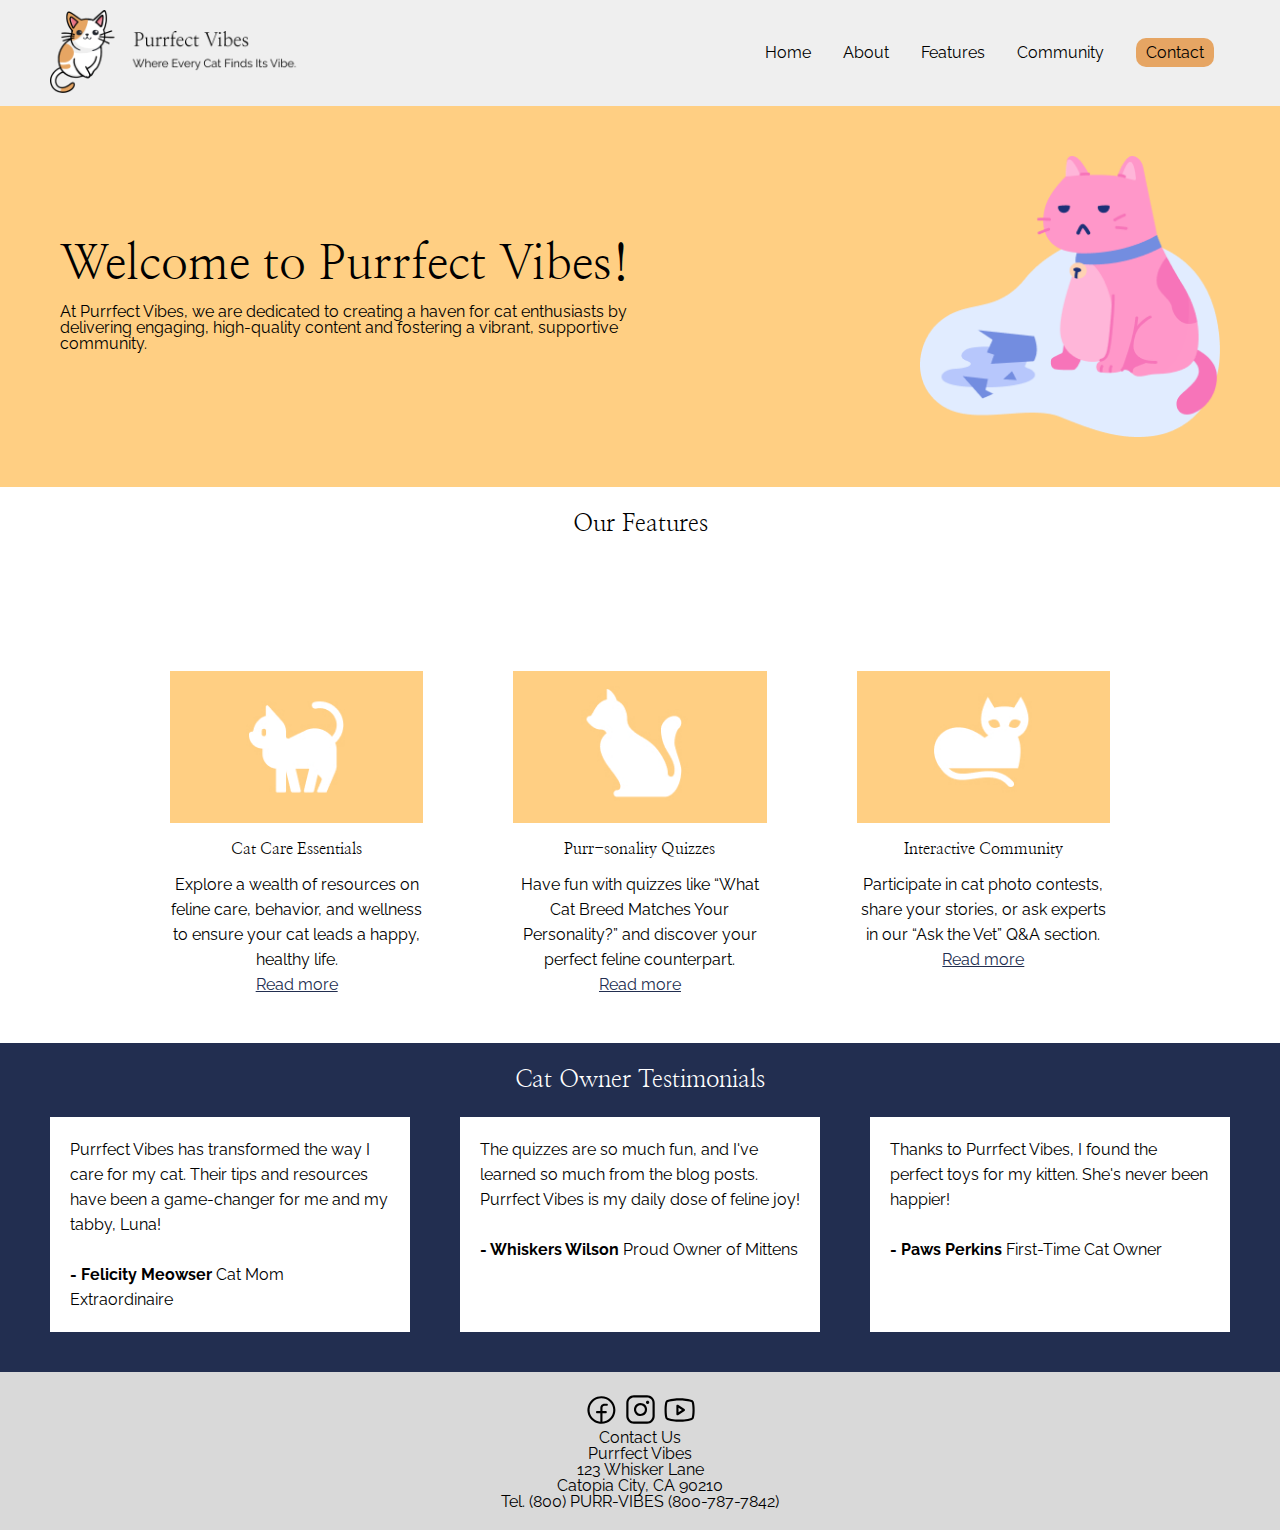
<file: index.html>
<!DOCTYPE html>
<html lang="en">
<head>
    <meta charset="utf-8">
    <meta name="viewport" content="width=device-width, initial-scale=1.0">
    <link rel="apple-touch-icon" sizes="180x180" href="images/favicons/apple-touch-icon.png">
    <link rel="icon" type="image/png" sizes="32x32" href="images/favicons/favicon-32x32.png">
    <link rel="icon" type="image/png" sizes="16x16" href="images/favicons/favicon-16x16.png">
    <link rel="manifest" href="images/favicons/site.webmanifest">
    <title>Welcome to Purrfect Vibes!</title>
    <link rel="stylesheet" href="css/reset.css">
    <link rel="stylesheet" href="css/styles.css">
</head>
<body>
    <header>
        <div class="container">
            <a href="index.html"><img src="images/logo.png" alt="logo"></a>
            <input type="checkbox" class="navToggler" id="navToggler">
            <nav>
                <ul>
                    <li><a href="index.html">Home</a></li>
                    <li><a href="about.html">About</a></li>
                    <li><a href="features.html">Features</a>
                        <ul class="sub-menu">
                            <li><a href="features.html#cat-care">Cat Care</a></li>
                            <li><a href="features.html#quizzes">Quizzes</a></li>
                            <li><a href="features.html#community">Community</a></li>
                        </ul>
                    </li>
                    <li><a href="community.html">Community</a></li>
                    <li><a href="contact.html" class="button">Contact</a></li>
                </ul>
            </nav>
            <label for="navToggler" class="navTogglerMenu" name="navToggler">
                <img src="images/menu.svg" class="menuOpen" alt="menu">
                <img src="images/x.svg" class="menuClose" alt="close">
            </label>
        </div>
    </header>
    <section class="hero">
        <div class="container">
            <div class="hero-text">
                <h1>Welcome to Purrfect Vibes!</h1>
                <p>At Purrfect Vibes, we are dedicated to creating a haven for cat enthusiasts by delivering engaging, high-quality content and fostering a vibrant, supportive community.</p>
            </div>
            <img src="images/hero-cat.png" alt="">
        </div>
    </section>
    <section class="features container">
        <h2>Our Features</h2>
        <div class="feature-container">
            <div class="feature-block">
                <img src="images/cat-care.jpg" alt="cat care">
                <h3>Cat Care Essentials</h3>
                <p>Explore a wealth of resources on feline care, behavior, and wellness to ensure your cat leads a happy, healthy life.</p>
                <a href="#">Read more</a>
            </div>
            <div class="feature-block">
                <img src="images/cat-quizzes.jpg" alt="cat quizzes">
                <h3>Purr-sonality Quizzes</h3>
                <p>Have fun with quizzes like “What Cat Breed Matches Your Personality?” and discover your perfect feline counterpart.</p>
                <a href="#">Read more</a>
            </div>
            <div class="feature-block">
                <img src="images/cat-community.jpg" alt="cat community">
                <h3>Interactive Community</h3>
                <p>Participate in cat photo contests, share your stories, or ask experts in our “Ask the Vet” Q&A section.</p>
                <a href="#">Read more</a>
            </div>
        </div>
    </section>
    <section class="testimonials">
        <div class="container">
            <h2>Cat Owner Testimonials</h2>
            <div class="testimonial-container">
                <div class="testimonial-block">
                    Purrfect Vibes has transformed the way I care for my cat. Their tips and resources have been a game-changer for me and my tabby, Luna!<br><br>
                    <span class=".bold-text">- Felicity Meowser</span>
                    Cat Mom Extraordinaire
                </div>
                <div class="testimonial-block">
                    The quizzes are so much fun, and I've learned so much from the blog posts. Purrfect Vibes is my daily dose of feline joy!<br><br>
                    <span class=".bold-text">- Whiskers Wilson</span>
                    Proud Owner of Mittens
                </div>
                <div class="testimonial-block">
                    Thanks to Purrfect Vibes, I found the perfect toys for my kitten. She's never been happier!<br><br>
                    <span class=".bold-text">- Paws Perkins</span>
                    First-Time Cat Owner
                </div>
            </div>
        </div>
    </section>
    <footer>
        <div>
            <a href="#"><img src="images/facebook.svg" alt="Facebook"></a>
            <a href="#"><img src="images/instagram.svg" alt="Instagram"></a>
            <a href="#"><img src="images/youtube.svg" alt="Youtube"></a>
        </div>
        <p>
            Contact Us<br>
            Purrfect Vibes<br>
            123 Whisker Lane<br>
            Catopia City, CA 90210<br>
            Tel. (800) PURR-VIBES (800-787-7842)<br>
        </p>
    </footer>
</body>
</html>
</file>
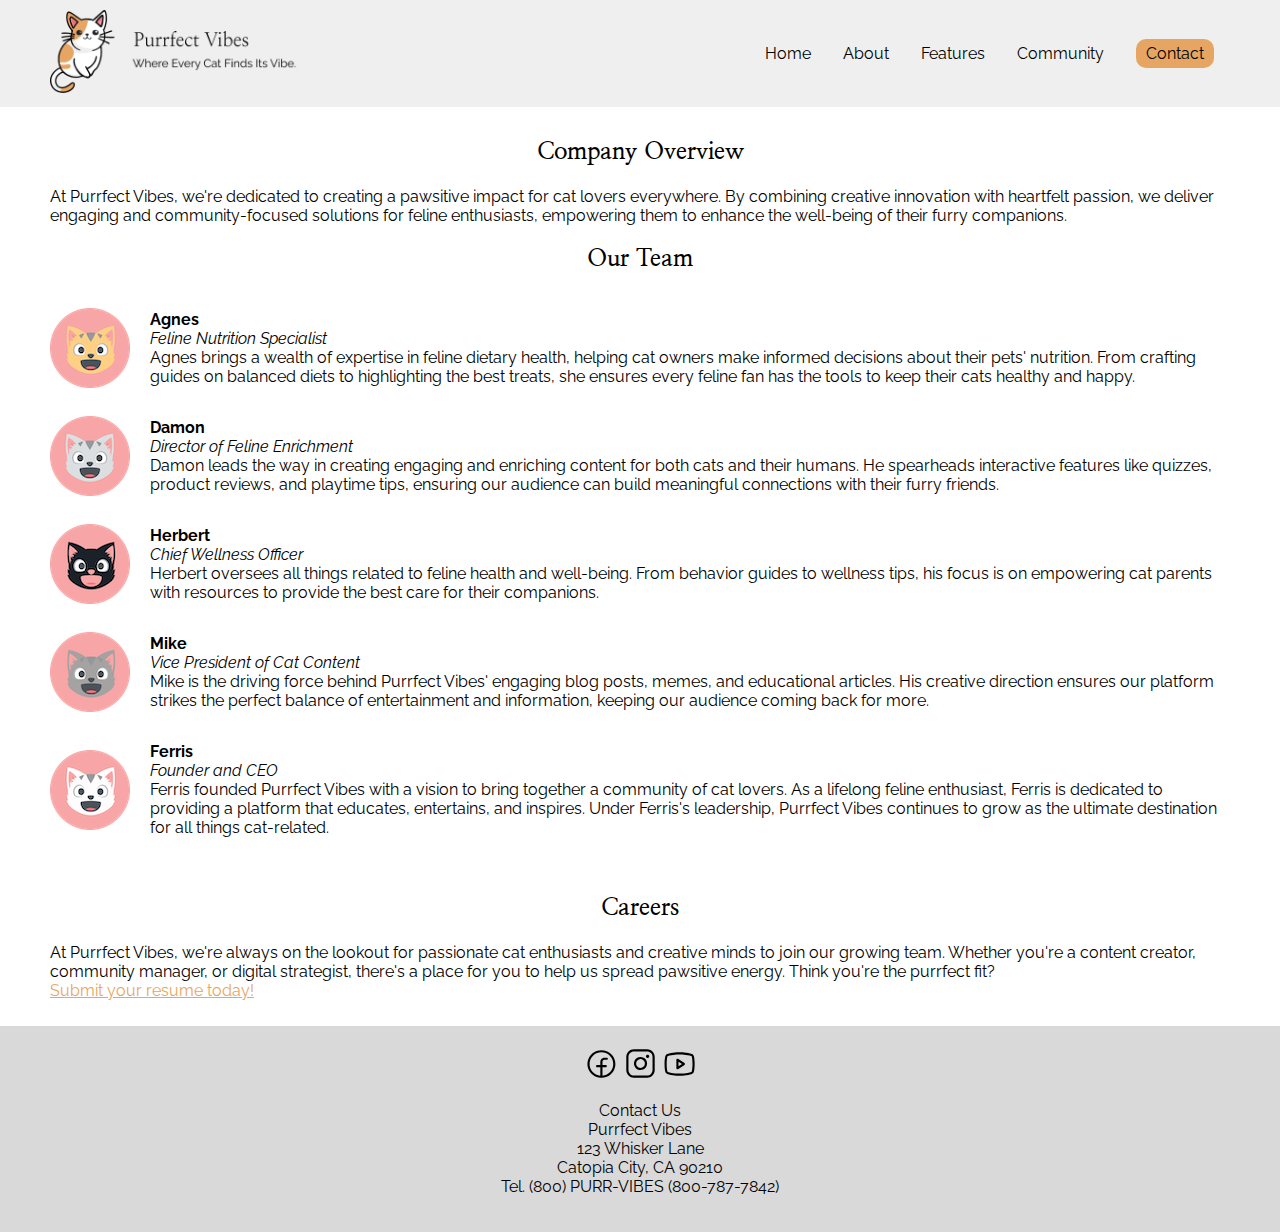
<file: about.html>
<!DOCTYPE html>
<html lang="en">
<head>
    <meta charset="utf-8">
    <meta name="viewport" content="width=device-width, initial-scale=1.0">
    <link rel="apple-touch-icon" sizes="180x180" href="images/favicons/apple-touch-icon.png">
    <link rel="icon" type="image/png" sizes="32x32" href="images/favicons/favicon-32x32.png">
    <link rel="icon" type="image/png" sizes="16x16" href="images/favicons/favicon-16x16.png">
    <link rel="manifest" href="images/favicons/site.webmanifest">
    <title>About Purrfect Vibes</title>
    <link rel="stylesheet" href="css/styles.css">
</head>
<body>
    <header>
        <div class="container">
            <a href="index.html"><img src="images/logo.png" alt="logo"></a>
            <input type="checkbox" class="navToggler" id="navToggler">
            <nav>
                <ul>
                    <li><a href="index.html">Home</a></li>
                    <li><a href="about.html">About</a></li>
                    <li><a href="features.html">Features</a>
                        <ul class="sub-menu">
                            <li><a href="features.html#cat-care">Cat Care</a></li>
                            <li><a href="features.html#quizzes">Quizzes</a></li>
                            <li><a href="features.html#community">Community</a></li>
                        </ul>
                    </li>
                    <li><a href="community.html">Community</a></li>
                    <li><a href="contact.html" class="button">Contact</a></li>
                </ul>
            </nav>
            <label for="navToggler" class="navTogglerMenu" name="navToggler">
                <img src="images/menu.svg" class="menuOpen" alt="menu">
                <img src="images/x.svg" class="menuClose" alt="close">
            </label>
        </div>
    </header>
    <section class="container">
        <h2>Company Overview</h2>
        <p>At Purrfect Vibes, we're dedicated to creating a pawsitive impact for cat lovers everywhere. By combining creative innovation with heartfelt passion, we deliver engaging and community-focused solutions for feline enthusiasts, empowering them to enhance the well-being of their furry companions.</p>
        <h2>Our Team</h2>
        <div class="about-container">
            <div class="about-block">
                <img src="images/head-agnes.png" alt="Agnes"/>
                <div class="about-text">
                    <p>
                        <strong>Agnes</strong><br>
                        <em>Feline Nutrition Specialist</em><br>
                        Agnes brings a wealth of expertise in feline dietary health, helping cat owners make informed decisions about their pets' nutrition. From crafting guides on balanced diets to highlighting the best treats, she ensures every feline fan has the tools to keep their cats healthy and happy.
                    </p>
                </div>
            </div>
            <div class="about-block">
                <img src="images/head-damon.png" alt="Damon"/>
                <div class="about-text">
                    <p>
                        <strong>Damon</strong><br>
                        <em>Director of Feline Enrichment</em><br>
                            Damon leads the way in creating engaging and enriching content for both cats and their humans. He spearheads interactive features like quizzes, product reviews, and playtime tips, ensuring our audience can build meaningful connections with their furry friends.
                    </p>
                </div>
            </div>
            <div class="about-block">
                <img src="images/head-herbert.png" alt="Herbert"/>
                <div class="about-text">
                    <p>
                        <strong>Herbert</strong><br>
                        <em>Chief Wellness Officer</em><br>
                            Herbert oversees all things related to feline health and well-being. From behavior guides to wellness tips, his focus is on empowering cat parents with resources to provide the best care for their companions.
                    </p>
                </div>
            </div>
            <div class="about-block">
                <img src="images/head-mike.png" alt="Mike"/>
                <div class="about-text">
                    <p>
                        <strong>Mike</strong><br>
                        <em>Vice President of Cat Content</em><br>
                            Mike is the driving force behind Purrfect Vibes' engaging blog posts, memes, and educational articles. His creative direction ensures our platform strikes the perfect balance of entertainment and information, keeping our audience coming back for more.
                    </p>
                </div>
            </div>
            <div class="about-block">
                <img src="images/head-ferris.png" alt="Ferris"/>
                <div class="about-text">
                    <p>
                        <strong>Ferris</strong><br>
                        <em>Founder and CEO</em><br>
                            Ferris founded Purrfect Vibes with a vision to bring together a community of cat lovers. As a lifelong feline enthusiast, Ferris is dedicated to providing a platform that educates, entertains, and inspires. Under Ferris's leadership, Purrfect Vibes continues to grow as the ultimate destination for all things cat-related.
                    </p>
                </div>
            </div>
        </div>
    </section>

    <section class="container">
        <h2>Careers</h2>
        <p>At Purrfect Vibes, we're always on the lookout for passionate cat enthusiasts and creative minds to join our growing team. Whether you're a content creator, community manager, or digital strategist, there's a place for you to help us spread pawsitive energy. Think you're the purrfect fit?<br>
            <a href="mailto:hr@purrfectvibes.com?subject=MY RESUME&cc=herbert@purrfectvibes.com">Submit your resume today!</a></p>
    </section>

    <footer>
        <div>
            <a href="#"><img src="images/facebook.svg" alt="Facebook"></a>
            <a href="#"><img src="images/instagram.svg" alt="Instagram"></a>
            <a href="#"><img src="images/youtube.svg" alt="Youtube"></a>
        </div>
        <p>
            Contact Us<br>
            Purrfect Vibes<br>
            123 Whisker Lane<br>
            Catopia City, CA 90210<br>
            Tel. (800) PURR-VIBES (800-787-7842)<br>
        </p>
    </footer>
</body>
</html>
</file>
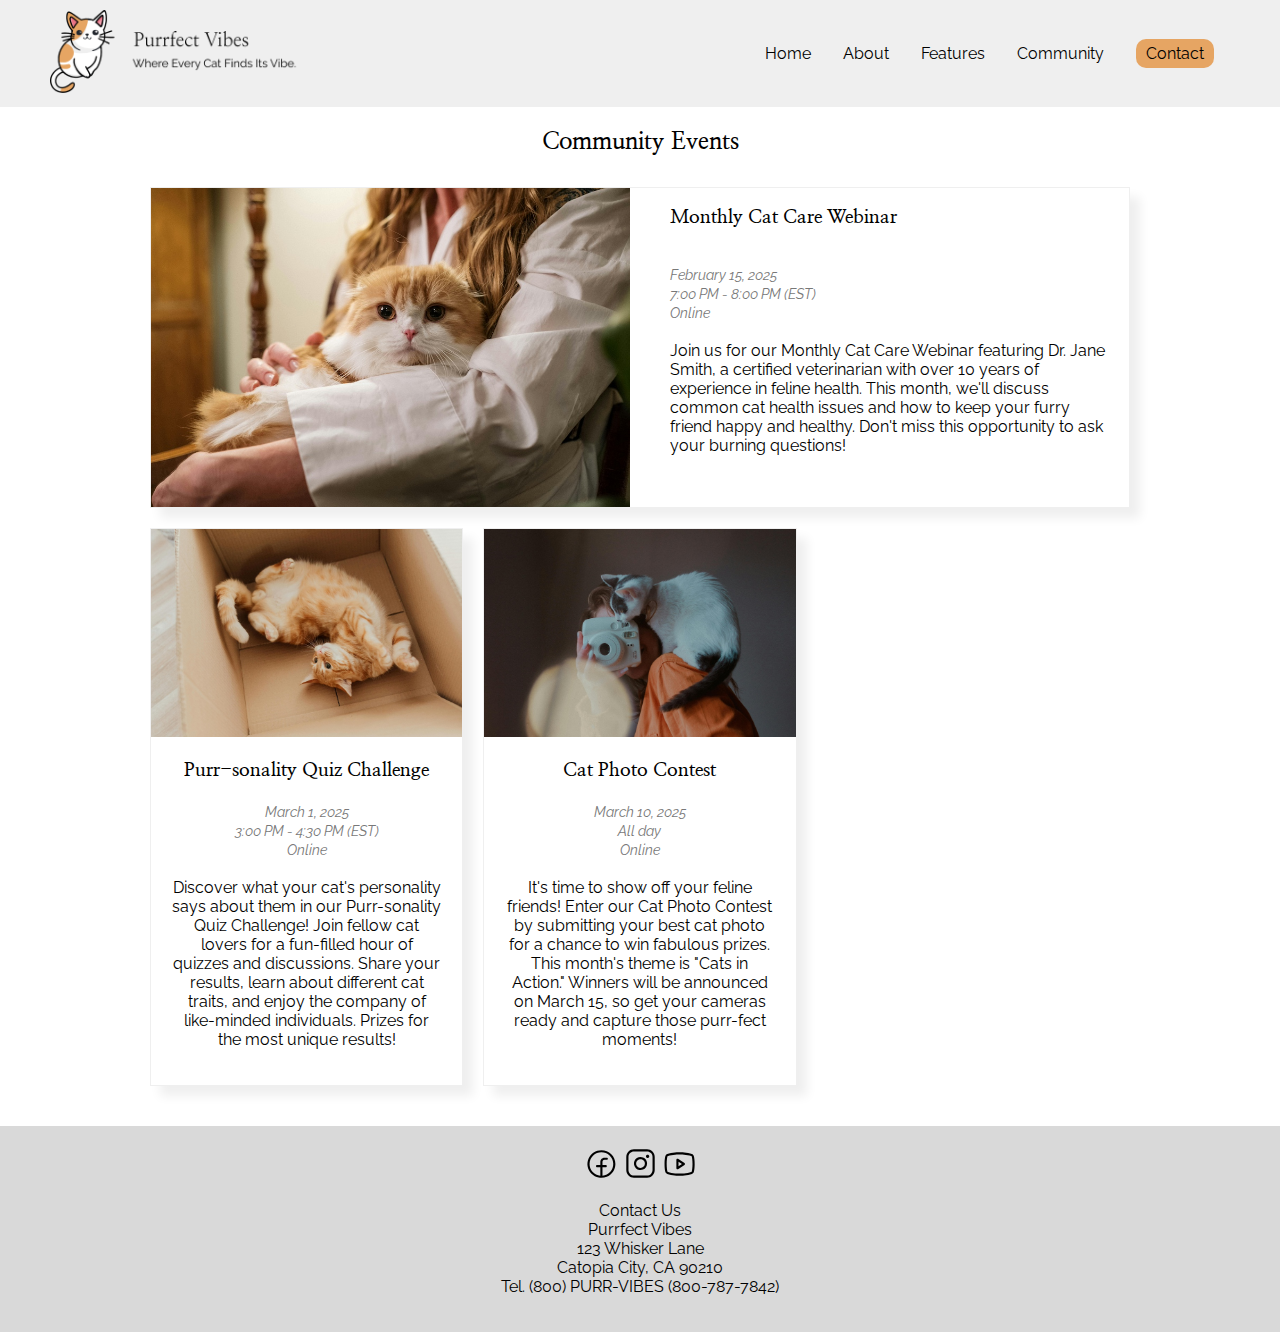
<file: community.html>
<!DOCTYPE html>
<html lang="en">
<head>
    <meta charset="utf-8">
    <meta name="viewport" content="width=device-width, initial-scale=1.0">
    <link rel="apple-touch-icon" sizes="180x180" href="images/favicons/apple-touch-icon.png">
    <link rel="icon" type="image/png" sizes="32x32" href="images/favicons/favicon-32x32.png">
    <link rel="icon" type="image/png" sizes="16x16" href="images/favicons/favicon-16x16.png">
    <link rel="manifest" href="images/favicons/site.webmanifest">
    <title>Purrfect Vibes Community Events</title>
    <link rel="stylesheet" href="css/styles.css">
</head>
<body>
    <header>
        <div class="container">
            <a href="index.html"><img src="images/logo.png" alt="logo"></a>
            <input type="checkbox" class="navToggler" id="navToggler">
            <nav>
                <ul>
                    <li><a href="index.html">Home</a></li>
                    <li><a href="about.html">About</a></li>
                    <li><a href="features.html">Features</a>
                        <ul class="sub-menu">
                            <li><a href="features.html#cat-care">Cat Care</a></li>
                            <li><a href="features.html#quizzes">Quizzes</a></li>
                            <li><a href="features.html#community">Community</a></li>
                        </ul>
                    </li>
                    <li><a href="community.html">Community</a></li>
                    <li><a href="contact.html" class="button">Contact</a></li>
                </ul>
            </nav>
            <label for="navToggler" class="navTogglerMenu" name="navToggler">
                <img src="images/menu.svg" class="menuOpen" alt="menu">
                <img src="images/x.svg" class="menuClose" alt="close">
            </label>
        </div>
    </header>
<h2>Community Events</h2>
<section class="community container">
    <div class="event-block featured">
        <img src="images/event-cat-care.jpg" alt="cat care">
        <h3>Monthly Cat Care Webinar</h3>
        <p><span>February 15, 2025</span><br>
            <span>7:00 PM - 8:00 PM (EST)<br>
            Online</span><br><br>
            Join us for our Monthly Cat Care Webinar featuring Dr. Jane Smith, a certified veterinarian with over 10 years of experience in feline health. This month, we'll discuss common cat health issues and how to keep your furry friend happy and healthy. Don't miss this opportunity to ask your burning questions!</p>
    </div>
    <div class="event-block">
        <img src="images/event-cat-quiz.jpg" alt="cat quizzes">
        <h3>Purr-sonality Quiz Challenge</h3>
        <p><span>March 1, 2025</span><br>
            <span>3:00 PM - 4:30 PM (EST)<br>
            Online</span><br><br>
            Discover what your cat's personality says about them in our Purr-sonality Quiz Challenge! Join fellow cat lovers for a fun-filled hour of quizzes and discussions. Share your results, learn about different cat traits, and enjoy the company of like-minded individuals. Prizes for the most unique results!</p>
    </div>
    <div class="event-block">
        <img src="images/event-cat-photo.jpg" alt="cat community">
        <h3>Cat Photo Contest</h3>
        <p><span>March 10, 2025</span><br>
            <span>All day<br>
            Online</span><br><br>
            It's time to show off your feline friends! Enter our Cat Photo Contest by submitting your best cat photo for a chance to win fabulous prizes. This month's theme is "Cats in Action." Winners will be announced on March 15, so get your cameras ready and capture those purr-fect moments!</p>
    </div>
</section>
<footer>
    <div>
        <a href="#"><img src="images/facebook.svg" alt="Facebook"></a>
        <a href="#"><img src="images/instagram.svg" alt="Instagram"></a>
        <a href="#"><img src="images/youtube.svg" alt="Youtube"></a>
    </div>
    <p>
        Contact Us<br>
        Purrfect Vibes<br>
        123 Whisker Lane<br>
        Catopia City, CA 90210<br>
        Tel. (800) PURR-VIBES (800-787-7842)<br>
    </p>
</footer>
</body>
</html>
</file>
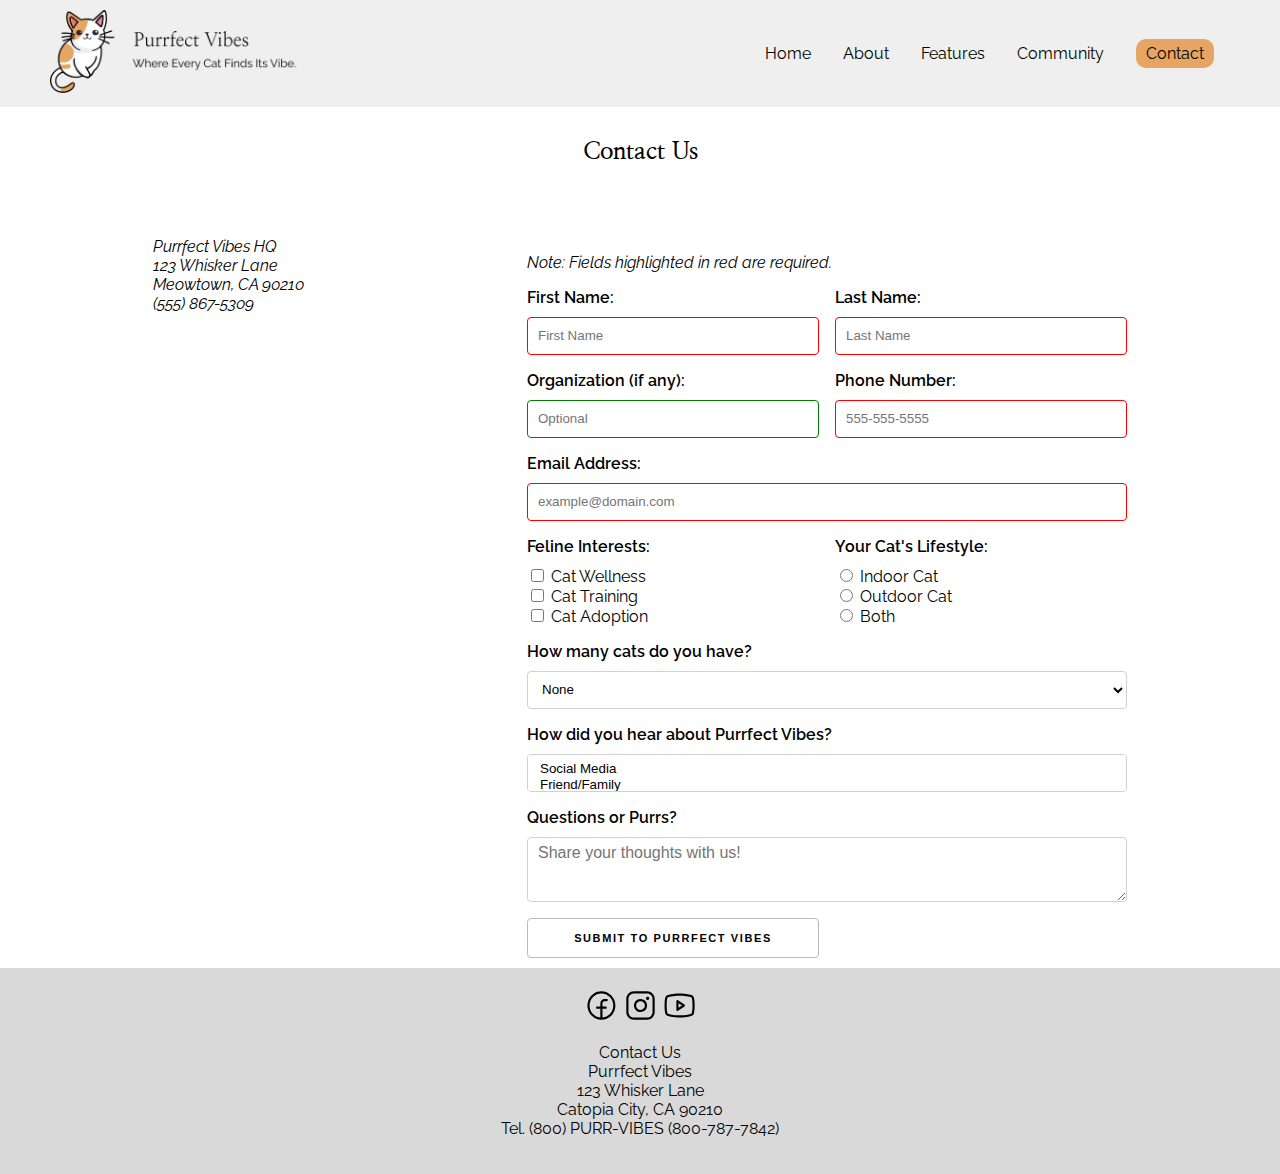
<file: contact.html>
<!DOCTYPE html>
<html lang="en">
<head>
    <meta charset="utf-8">
    <meta name="viewport" content="width=device-width, initial-scale=1.0">
    <link rel="apple-touch-icon" sizes="180x180" href="images/favicons/apple-touch-icon.png">
    <link rel="icon" type="image/png" sizes="32x32" href="images/favicons/favicon-32x32.png">
    <link rel="icon" type="image/png" sizes="16x16" href="images/favicons/favicon-16x16.png">
    <link rel="manifest" href="images/favicons/site.webmanifest">
    <title>Contact Purrfect Vibes</title>
    <link rel="stylesheet" href="css/styles.css">
</head>
<body>
    <header>
        <div class="container">
            <a href="index.html"><img src="images/logo.png" alt="logo"></a>
            <input type="checkbox" class="navToggler" id="navToggler">
            <nav>
                <ul>
                    <li><a href="index.html">Home</a></li>
                    <li><a href="about.html">About</a></li>
                    <li><a href="features.html">Features</a>
                        <ul class="sub-menu">
                            <li><a href="features.html#cat-care">Cat Care</a></li>
                            <li><a href="features.html#quizzes">Quizzes</a></li>
                            <li><a href="features.html#community">Community</a></li>
                        </ul>
                    </li>
                    <li><a href="community.html">Community</a></li>
                    <li><a href="contact.html" class="button">Contact</a></li>
                </ul>
            </nav>
            <label for="navToggler" class="navTogglerMenu" name="navToggler">
                <img src="images/menu.svg" class="menuOpen" alt="menu">
                <img src="images/x.svg" class="menuClose" alt="close">
            </label>
        </div>
    </header>
    <section class="container">
        <h2>Contact Us</h2>
        <div class="contact-container">
            <address>
                Purrfect Vibes HQ<br>
                123 Whisker Lane<br>
                Meowtown, CA 90210<br>
                (555) 867-5309
            </address>
            <div class="form-container">
                <p><em>Note: Fields highlighted in red are required.</em></p>
                <form action="" method="post">
                    <div class="form-group">
                        <label>First Name:</label>
                        <input type="text" name="fname" maxlength="30" required placeholder="First Name">
                    </div>
                    <div class="form-group">
                        <label>Last Name:</label>
                        <input type="text" name="lname" maxlength="30" required placeholder="Last Name">
                    </div>
                    <div class="form-group">
                        <label>Organization (if any):</label>
                        <input type="text" name="organization" maxlength="30" placeholder="Optional">
                    </div>
                    <div class="form-group">
                        <label>Phone Number:</label>
                        <input type="tel" name="phonenumber" maxlength="20" pattern="\d{3}[-]\d{3}[-]\d{4}" required title="Ex: 555-555-5555" placeholder="555-555-5555">
                    </div>
                    <div class="form-group full-width">
                        <label>Email Address:</label>
                        <input type="email" name="email" maxlength="30" autocomplete="email" required placeholder="example@domain.com">
                    </div>
                    <div class="form-group">
                        <label>Feline Interests:</label>
                        <div class="inline-checkbox">
                            <input type="checkbox" name="interest" id="wellness" value="Cat Wellness">
                            <label for="wellness">Cat Wellness</label>
                        </div>
                        <div class="inline-checkbox">
                            <input type="checkbox" name="interest" id="training" value="Cat Training"> 
                            <label for="training">Cat Training</label>
                        </div>
                        <div class="inline-checkbox">
                            <input type="checkbox" name="interest" id="adoption" value="Cat Adoption">
                            <label for="adoption">Cat Adoption</label>
                        </div>
                    </div>
                    <div class="form-group">
                        <label>Your Cat's Lifestyle:</label>
                        <div class="inline-checkbox">
                            <input type="radio" name="lifestyle" id="indoor" value="Indoor">
                            <label for="indoor">Indoor Cat</label>
                        </div>
                        <div class="inline-checkbox">
                            <input type="radio" name="lifestyle" id="outdoor" value="Outdoor">
                            <label for="outdoor">Outdoor Cat</label>
                        </div>
                        <div class="inline-checkbox">
                            <input type="radio" name="lifestyle" id="both" value="Both">
                            <label for="both">Both</label>
                        </div>
                    </div>
                    <div class="form-group full-width">
                        <label>How many cats do you have?</label>
                        <select name="catcount">
                            <option value="0">None</option>
                            <option value="1">1</option>
                            <option value="2-3">2-3</option>
                            <option value="4+">4 or more</option>
                        </select>
                    </div>
                    <div class="form-group full-width">
                        <label>How did you hear about Purrfect Vibes?</label>
                        <select name="hearaboutus" multiple size="5">
                            <option value="Social Media">Social Media</option>
                            <option value="Friend/Family">Friend/Family</option>
                            <option value="Pet Store">Pet Store</option>
                            <option value="Internet Search">Internet Search</option>
                            <option value="Other">Other</option>
                        </select>
                    </div>
                    <div class="form-group full-width">
                        <label>Questions or Purrs?</label> 
                        <textarea name="comments" maxlength="500" placeholder="Share your thoughts with us!"></textarea>
                    </div>
                    <input type="submit" value="Submit to Purrfect Vibes">
                </form>
            </div>
        </div>
    </section>
    <footer>
        <div>
            <a href="#"><img src="images/facebook.svg" alt="Facebook"></a>
            <a href="#"><img src="images/instagram.svg" alt="Instagram"></a>
            <a href="#"><img src="images/youtube.svg" alt="Youtube"></a>
        </div>
        <p>
            Contact Us<br>
            Purrfect Vibes<br>
            123 Whisker Lane<br>
            Catopia City, CA 90210<br>
            Tel. (800) PURR-VIBES (800-787-7842)<br>
        </p>
    </footer>
</body>
</html>
</file>
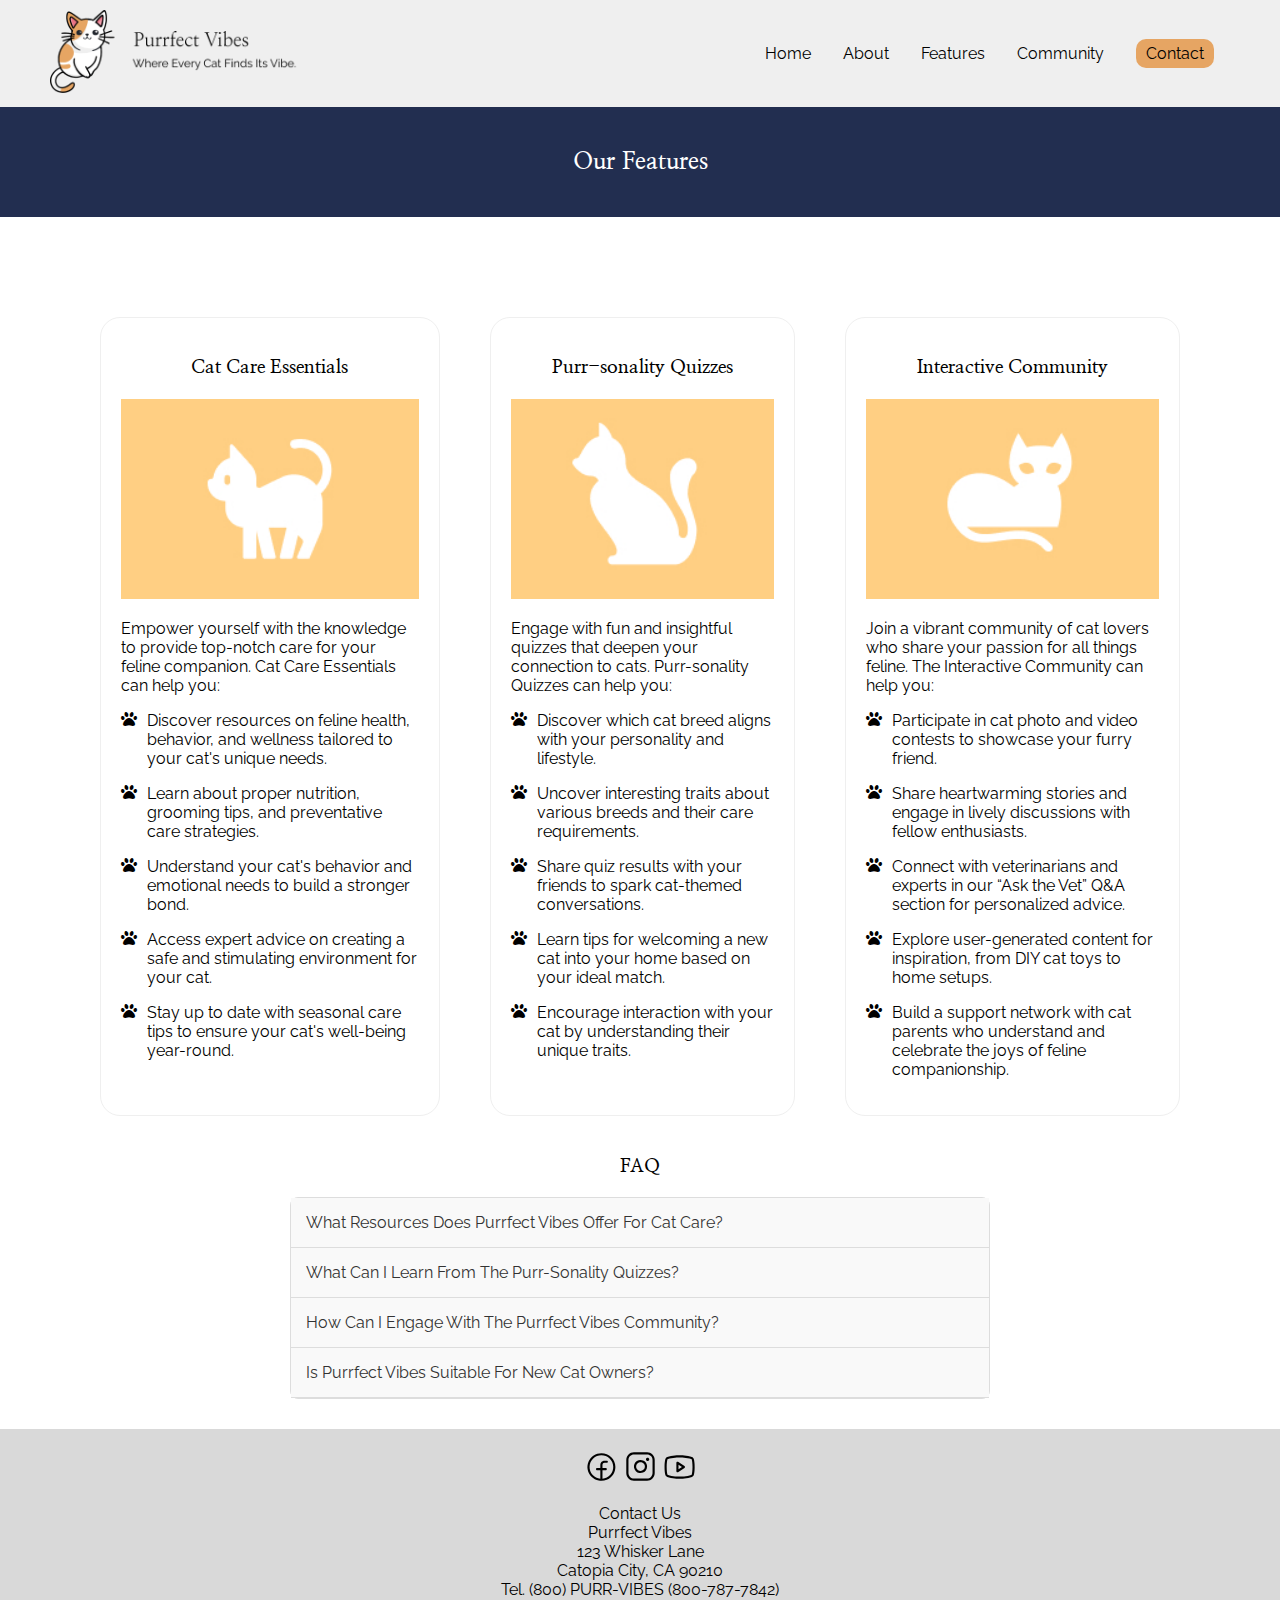
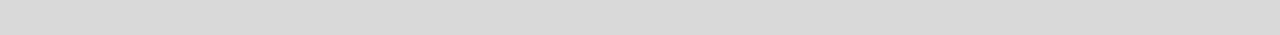
<file: features.html>
<!DOCTYPE html>
<html lang="en">
<head>
    <meta charset="utf-8">
    <meta name="viewport" content="width=device-width, initial-scale=1.0">
    <link rel="apple-touch-icon" sizes="180x180" href="images/favicons/apple-touch-icon.png">
    <link rel="icon" type="image/png" sizes="32x32" href="images/favicons/favicon-32x32.png">
    <link rel="icon" type="image/png" sizes="16x16" href="images/favicons/favicon-16x16.png">
    <link rel="manifest" href="images/favicons/site.webmanifest">
    <title>Purrfect Vibes Features</title>
    <link rel="stylesheet" href="css/styles.css">
    <link href="https://cdnjs.cloudflare.com/ajax/libs/font-awesome/6.0.0-beta3/css/all.min.css" rel="stylesheet">
</head>
<body>
    <header>
        <div class="container">
            <a href="index.html"><img src="images/logo.png" alt="logo"></a>
            <input type="checkbox" class="navToggler" id="navToggler">
            <nav>
                <ul>
                    <li><a href="index.html">Home</a></li>
                    <li><a href="about.html">About</a></li>
                    <li><a href="features.html">Features</a>
                        <ul class="sub-menu">
                            <li><a href="features.html#cat-care">Cat Care</a></li>
                            <li><a href="features.html#quizzes">Quizzes</a></li>
                            <li><a href="features.html#community">Community</a></li>
                        </ul>
                    </li>
                    <li><a href="community.html">Community</a></li>
                    <li><a href="contact.html" class="button">Contact</a></li>
                </ul>
            </nav>
            <label for="navToggler" class="navTogglerMenu" name="navToggler">
                <img src="images/menu.svg" class="menuOpen" alt="menu">
                <img src="images/x.svg" class="menuClose" alt="close">
            </label>
        </div>
    </header>
    <section class="container-h2">
        <div class="features-h2">
            <h2>Our Features</h2>
        </div>
        <div class="feature-container">
            <div class="feature-page-block">
                <h3>Cat Care Essentials</h3>
                <p><img src="images/cat-care.jpg" alt="cat care"/></p>
                <p>Empower yourself with the knowledge to provide top-notch care for your feline companion. Cat Care Essentials can help you:</p>
                <ul>
                    <li>Discover resources on feline health, behavior, and wellness tailored to your cat's unique needs.</li>
                    <li>Learn about proper nutrition, grooming tips, and preventative care strategies.</li>
                    <li>Understand your cat's behavior and emotional needs to build a stronger bond.</li>
                    <li>Access expert advice on creating a safe and stimulating environment for your cat.</li>
                    <li>Stay up to date with seasonal care tips to ensure your cat's well-being year-round.</li>
                </ul>
            </div>
            <div class="feature-page-block">
                <h3>Purr-sonality Quizzes</h3>
                <p><img src="images/cat-quizzes.jpg" alt="cat quizzes"/></p>
                <p>Engage with fun and insightful quizzes that deepen your connection to cats. Purr-sonality Quizzes can help you:</p>
                <ul>
                    <li>Discover which cat breed aligns with your personality and lifestyle.</li>
                    <li>Uncover interesting traits about various breeds and their care requirements.</li>
                    <li>Share quiz results with your friends to spark cat-themed conversations.</li>
                    <li>Learn tips for welcoming a new cat into your home based on your ideal match.</li>
                    <li>Encourage interaction with your cat by understanding their unique traits.</li>
                </ul>
            </div>
            <div class="feature-page-block">
                <h3>Interactive Community</h3>
                <p><img src="images/cat-community.jpg" alt="cat community"/></p>
                <p>Join a vibrant community of cat lovers who share your passion for all things feline. The Interactive Community can help you:</p>
                <ul>
                    <li>Participate in cat photo and video contests to showcase your furry friend.</li>
                    <li>Share heartwarming stories and engage in lively discussions with fellow enthusiasts.</li>
                    <li>Connect with veterinarians and experts in our “Ask the Vet” Q&A section for personalized advice.</li>
                    <li>Explore user-generated content for inspiration, from DIY cat toys to home setups.</li>
                    <li>Build a support network with cat parents who understand and celebrate the joys of feline companionship.</li>
                </ul>
            </div>
        </div>
        <div class="faq-h3">
                <h3>FAQ</h3>
        </div>
        <div class="accordion">
            
            <div class="accordion-item">
                <input type="checkbox" id="question1" class="accordion-checkbox">
                <label for="question1" class="accordion-header">What resources does Purrfect Vibes offer for cat care?</label>
                <div class="accordion-content">
                    <p>We provide expert advice on feline health, behavior, and wellness, including tips on proper nutrition, grooming, and creating a safe, stimulating environment.</p>
                </div>
            </div>
            <div class="accordion-item">
                <input type="checkbox" id="question2" class="accordion-checkbox">
                <label for="question2" class="accordion-header">What can I learn from the Purr-sonality Quizzes?</label>
                <div class="accordion-content">
                    <p>Our quizzes help you discover which cat breed matches your personality, uncover fun traits about various breeds, and provide tips for welcoming a new cat into your home.</p>
                </div>
            </div>
            <div class="accordion-item">
                <input type="checkbox" id="question3" class="accordion-checkbox">
                <label for="question3" class="accordion-header">How can I engage with the Purrfect Vibes community?</label>
                <div class="accordion-content">
                    <p>You can join cat photo and video contests, share stories, participate in discussions, and connect with experts in our “Ask the Vet” Q&A section.</p>
                </div>
            </div>
            <div class="accordion-item">
                <input type="checkbox" id="question4" class="accordion-checkbox">
                <label for="question4" class="accordion-header">Is Purrfect Vibes suitable for new cat owners?</label>
                <div class="accordion-content">
                    <p>Absolutely! Whether you’re a new cat parent or a lifelong enthusiast, our resources, quizzes, and community are designed to support and celebrate your love for cats.</p>
                </div>
            </div>
        </div>
    </section>
    <footer>
        <div>
            <a href="#"><img src="images/facebook.svg" alt="Facebook"></a>
            <a href="#"><img src="images/instagram.svg" alt="Instagram"></a>
            <a href="#"><img src="images/youtube.svg" alt="Youtube"></a>
        </div>
        <p>
            Contact Us<br>
            Purrfect Vibes<br>
            123 Whisker Lane<br>
            Catopia City, CA 90210<br>
            Tel. (800) PURR-VIBES (800-787-7842)<br>
        </p>
    </footer>
</body>
</html>
</file>
<file: css/styles.css>
@import url('https://fonts.googleapis.com/css2?family=Nanum+Myeongjo&family=Raleway:wght@100..900&display=swap');

* {
    box-sizing: border-box;
}
body, textarea {
    font-size: 16px;
    font-family: Arial, Helvetica, sans-serif;
    margin: 0;
}
h1, h2, h3 {
    font-family: 'Nanum Myeongjo';
}
body {
    font-family: 'Raleway';
}
h1 {
    font-size: 3rem;
}
.container {
    max-width: 1200px;
    margin: auto;
    padding: 10px;
}
a {
    color: #e6a563;
}
a:hover {
    opacity: 0.8;
}
h2 {
    text-align: center;
}
img {
    width: 100%;
}
/**Header**/
header {
    background-color: #efefef;
}
header a {
    text-decoration: none;
    color: #000
}
header a:hover {
    color: #e6a563;
}
header .container {
    padding: 10px;
    display: flex;
    align-items: center;
    justify-content: flex-end;
}
header .container > a:first-child {
    width: 250px;
    margin-right: auto;

}
header ul {
    list-style-type: none;
    display: flex;
    align-items: center;
    margin: 0;
}
.button {
    background-color: #e6a563;
    border-radius: 10px;
    padding: 5px 10px;
}
.button:hover {
    background-color: #fff;
}
nav li {
    margin: 0 1em;
    position: relative;
    padding-bottom: 20px;
    padding-top: 20px;
}
.sub-menu {
    position: absolute;
    left: 0;
    flex-direction: column;
    margin-top: 20px;
    gap: 20px;
    background-color: #fff;
    border: 1px solid #efefef;
    border-radius: 20px;
    padding: 10px 20px 20px 10px;
    align-items: flex-start;
    display: none;
}
.sub-menu li {
    padding: 0;
}
nav li:hover > .sub-menu,
nav li > .sub-menu:hover  {
    display: flex;
}
.navTogglerMenu, .navToggler {
    display: none;
}
/**Home Page**/
body.home {
    background-color: #efefef;
}
.hero {
    background-color: #FFCF83;
}
.hero .container {
    display: flex;
    justify-content: space-between;
    padding: 50px 20px;
}
.hero img {
    width: 300px;
}
.hero .hero-text {
    display: flex;
    flex-direction: column;
    justify-content: center;
    width: 50%;
}
.hero-text h1 {
    padding-bottom: 15px;
}
.features h2 {
    font-size: 1.5em;
    padding: 15px 0px;
}
.feature-container {
    display: flex;
    justify-content: center;
    gap: 50px;
    padding-bottom: 20px;
    margin: 100px 100px 0px 100px;
}
.feature-block {
    text-align: center;
    background-color: #fff;
    padding: 20px;
    flex: auto;
    width: 32%;
}
.feature-block h3 {
    padding: 15px;
}
.feature-block p {
    line-height: 25px;
    padding-bottom: 5px;
}
.feature-block a {
    color: #222e50;
}
.testimonials {
    background-color: #222e50;
    padding-bottom: 30px;
}
.testimonials h2 {
    color: #fff;
    font-size: 1.5em;
    text-align: center;
    padding: 15px 0px 25px 0px;
}
.testimonial-container {
    display: flex;
    gap: 50px;
}
.testimonial-block {
    background-color: #fff;
    padding: 20px;
    flex: auto;
    width: 33%;
}
.testimonial-block {
    line-height: 25px;
}
.testimonial-block span {
    font-weight: bold;
}
.team {
    background-color: #efefef;
    width: 100%;
    padding: 20px 150px;
}
.team img {
    width: 80px;
}
.team-container {
    display: flex;
    justify-content: space-between;
    gap: 20px;
}
.team-block {
    text-align: center;
}
/**About Page**/
.about-us   {
    color: #fff;
    background-color: #222e50;
    text-align: center;
    margin: auto;
    padding: 5px;
}
.about .container {
    max-width: 900px;
}
.about-block {
    display: flex;
    gap: 20px;
    align-items: center;
}
.about-block img {
    width: 80px;
    height: 80px;
}
.overview {
    display: flex;
    justify-content: space-between;
    align-items: flex-start;
    padding: 50px 100px 10px 100px;
    box-sizing: border-box;
  }
  .text {
    display: flex;
    flex-direction: column;
    flex: 1;
    padding-right: 20px;
    padding-top: 50px;
  }
  .text h2 {
    text-align: left;
  }
  .video {
    flex-shrink: 0;
  }
/**Community Page**/
.community {
    display: grid;
    gap: 20px;
    grid-template-columns: repeat(3, 1fr);
    margin-bottom: 30px;
    max-width: 1000px;
}
.event-block {
    border: 1px solid #efefef;
    box-shadow: 10px 10px 10px #efefef;
    text-align: center;;
}
.event-block img {
    width: 100%;
}
.event-block h3, .event-block p {
    padding: 0 20px;
}
.event-block.featured {
    grid-column: span 3;
    display: grid;
    grid-template-areas: 
    "image title"
    "image text";
    grid-template-columns: 1fr 1fr;
    grid-template-rows: auto 1fr;
    grid-column-gap: 20px;
}
.event-block.featured img {
    grid-area: image;
}
.event-block.featured h3 {
    grid-area: title;
    text-align: left;
}
.event-block.featured p {
    grid-area: text;
    text-align: left;
}
.event-block span {
    font-style: italic;
    color: #787878;
    font-size: 0.9em;;
}
.event-block p {
    padding-bottom: 20px;
}
.calendar {
    text-align: center;
}
/**Feature Page**/
.feature-page-block {
    border: 1px solid #efefef;
    padding: 20px;
    border-radius: 20px;
}
.feature-page-block h3 {
    text-align: center;
}
.feature-page-block img {
    height: 200px;
    object-fit: cover;
}

.features-h2 {
    color: #fff;
    background-color: #222e50;
    width: 100%;
    padding: 20px 0px;
    margin: 0 auto;
}
.feature-container ul {
    list-style: none;
    margin-left: -40px;
    padding: 20;
  }
.feature-container ul li::before {
    content: "\f1b0";
    font-family: "FontAwesome";
    padding-right: 10px;
    color: black;
  }
  .feature-container ul li {
    display: flex;
    align-items: flex-start;
    margin-bottom: 1em;
  }
  .faq-h3 {
    text-align: center;
  }
  .accordion {
    max-width: 700px;
    margin: 0 auto;
    border: 1px solid #ddd;
    border-radius: 8px;
    margin-bottom: 30px;
  }
  .accordion-item {
    border-bottom: 1px solid #ddd;
    position: relative;
  }
  .accordion-checkbox {
    display: none;
  }
  .accordion-header {
    display: block;
    background-color: #f9f9f9;
    color: #333;
    padding: 15px;
    text-transform: capitalize;
    transition: background-color 0.3s;
  }
  .accordion-header:hover {
    background-color: #eee;
    cursor: pointer;
  }
  .accordion-content {
    max-height: 0;
    overflow: hidden;
    padding: 0 15px;
    transition: max-height 0.5s ease-in-out;
  }
  .accordion-checkbox:checked ~ .accordion-content {
    max-height: 200px;
  }






/**Contact**/
.contact-container {
    display: flex;
    gap: 20px;
    margin-bottom: 50px; 
    margin: auto;
    padding-top: 50px;
    justify-content: center;
}
.contact-h2 {
    color: #fff;
    background-color: #222e50;
    width: 100%;
    padding: 20px 0px;
    margin: 0 auto;
}
.contact-container address {
    width: 30%;
}
.contact-container .form-container {
    width: 70%;
    max-width: 600px;
}
form {
    display: grid;
    grid-template-columns: repeat(2, 1fr); /* Two columns of equal width */
    gap: 1rem;
}
.form-group {
    display: flex;
    flex-direction: column;
}
.full-width {
    grid-column: span 2; 
}
input[type="email"],input[type="text"],input[type="tel"],textarea, select {
    width:100%;
    height:38px;
    padding:6px 10px;
    background-color:#fff;
    border:1px solid #D1D1D1;
    border-radius:4px;
    box-shadow:none;
    box-sizing:border-box;
}
textarea {
    min-height:65px;
    padding-top:6px;
    padding-bottom:6px;
}
form label {
    font-weight:600;
    margin-bottom: 10px;
}
form input[type="checkbox"], form input[type="radio"] {
    display:inline;
}
form .inline-checkbox label {
    font-weight: 400;
}
input[type="submit"] {
	padding: 0 30px;
	font-size: 11px;
	font-weight: 600;
	line-height: 38px;
	letter-spacing: .1rem;
	text-transform: uppercase;
	background-color: transparent;
	border-radius: 4px;
	border: 1px solid #bbb;
	cursor: pointer;
 }
input[type="submit"]:hover, input[type="submit"]:focus {
    color:#333;
    border-color:#888;
    outline:0;
}
input[type="text"]:required, input[type="tel"]:required, input[type="email"]:required {
    border-color:red;
}
input[type="text"]:valid, input[type="tel"]:valid, input[type="email"]:valid {
    border-color:green;
}
/**Footer**/
footer {
    text-align: center;
    background-color: #D9D9D9;
    padding: 20px;
}
footer img {
    width: 35px;
}

/**Tablet Styles**/
@media only screen and (max-width: 1040px) {
    .community {
        grid-template-columns: repeat(2, 1fr);
    }
    .event-block.featured {
        grid-column: span 2;
    }
    .features-page .feature-container {
        flex-wrap: wrap;
        gap: 10px;
    }
    .features-page .feature-page-block {
        width: 40%;
    }
}

/**Mobile Styles**/
@media only screen and (max-width: 767px) {
    header .container {
        flex-wrap: wrap;
        position: relative;
    }
    header img {
        width: 200px;
    }
    header nav {
        position: absolute;
        width: 100%;
        top: 90px;
        left: 0;
        display: none;
    }
    header nav ul {
        flex-direction: column;
        align-items: center;
        justify-content: center;
        width: 100vw;
        background-color: #efefef;
        padding: 0;
        border-top: 1px solid #fff;
    }
    header nav li {
        width: 100%;
        text-align: center;
        border-bottom: 1px solid #fff;
        padding: 0;
        margin: 0;
    }
    header a {
        display: inline-block;
        width: 100%;
        padding: 10px 0;
    }
    header nav li:last-child {
        border-bottom: none;
        padding: 0;
    }
    header .button {
        width: 100%;
        border-radius: 0;
        display: block;
        padding: 10px;
    }
    .navToggler, .navTogglerMenu {
        display: block;
    }
    .navTogglerMenu img {
        width: 25px;
    }
    .navToggler:checked ~ nav {
        display: block;
    }
    .navToggler, .menuClose, .navToggler:checked ~ .navTogglerMenu .menuOpen {
        display: none;
    }
    .navToggler:checked ~ .navTogglerMenu .menuClose {
        display: block;
    }
    .sub-menu {
        display: flex;
        position: relative;
        border-radius: 0;
        gap: 20px;
        padding: 10px;
    }
    .hero .container {
        display: block;
        text-align: center;
    }
    .hero .hero-text {
        width: 100%;
        margin-bottom: 30px;
    }
    .feature-container {
        flex-direction: column;
        gap: 20px;
    }
    .feature-block {
        width: 100%;
    }
    .testimonial-container {
        flex-direction: column;
        gap: 20px;
    }
    .testimonial-block {
        width: 100%;
    }
    .team-container {
        flex-wrap: wrap;
        justify-content: center;
    }
    .about {
        text-align: center;
    }
    .about-container {
        gap: 50px;
    }
    .about-block {
        flex-direction: column;
    }
    .community {
        grid-template-columns: repeat(1, 1fr);
    }
    .event-block.featured {
        grid-column: span 2;
    }
    .features-page .feature-container {
        display: block;
    }
    .features-page .feature-page-block {
        width: 100%;
    } 
    .community {
        display: flex;
        flex-direction: column;
    }
    .event-block.featured {
        display: flex;
        flex-direction: column;
    } 
    .contact {
        text-align: center;
    }
    .contact-container {
        flex-direction: column;
    }
    .contact-container address, .contact-container .form-container {
        width: 100%;
    }
    form {
        grid-template-columns: 1fr;
    }
    .full-width {
        grid-column: span 1;
    }
    iframe, .video {
        width: 100%;
        aspect-ratio: 16 / 9;
    }
    .overview {
        display: flex;
        flex-direction: column;
        justify-content: space-between;
        align-items: flex-start;
        padding: 50px 100px 10px 100px;
        box-sizing: border-box;
      }
      .text {
        text-align: center;
      }
      .text h2 {
        text-align: center;
      }
      .feature-container {
        display: flex;
        justify-content: center;
        gap: 50px;
        padding-bottom: 20px;
        margin: 100px 40px 0px 40px;
    }
}
</file>
